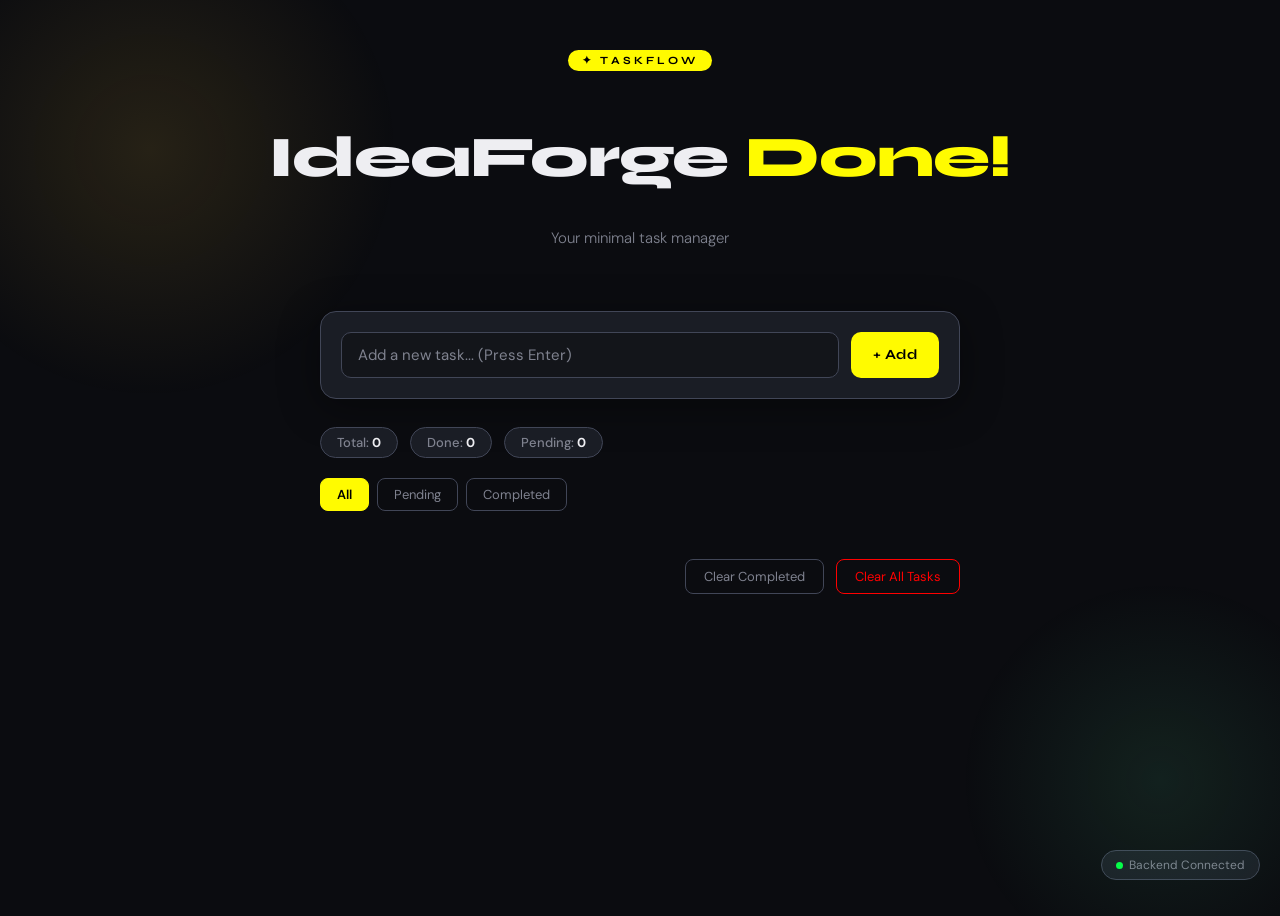
<file: Frontend/index.html>
<!DOCTYPE html>
<html lang="en">

<head>
    <meta charset="UTF-8" />
    <meta name="viewport" content="width=device-width, initial-scale=1.0" />
    <title>TaskFlow — IdeaForge</title>
    <link
        href="https://fonts.googleapis.com/css2?family=Syne:wght@400;600;700;800&family=DM+Sans:wght@300;400;500&display=swap"
        rel="stylesheet" />
    <link rel="stylesheet" href="style.css" />
    <link rel="icon" href="task-flow.png" />
</head>

<body>

    <header>
        <div class="logo-badge">✦ TaskFlow</div>
        <h1>IdeaForge <span>Done!</span></h1>
        <p class="subtitle">Your minimal task manager</p>
    </header>

    <div class="container">

        <!-- Input Card -->
        <div class="input-card">
            <input type="text" id="task-input" placeholder="Add a new task... (Press Enter)" maxlength="200" />
            <button class="add-btn" onclick="addTask()">+ Add</button>
        </div>

        <!-- Stats -->
        <div class="stats">
            <div class="stat-pill">Total: <span id="count-total">0</span></div>
            <div class="stat-pill">Done: <span id="count-done">0</span></div>
            <div class="stat-pill">Pending: <span id="count-pending">0</span></div>
        </div>

        <!-- Filters -->
        <div class="filters">
            <button class="filter-btn active" onclick="setFilter('all', this)">All</button>
            <button class="filter-btn" onclick="setFilter('pending', this)">Pending</button>
            <button class="filter-btn" onclick="setFilter('done', this)">Completed</button>
        </div>

        <!-- Task List -->
        <div id="task-list"></div>

        <!-- Empty State -->
        <div class="empty" id="empty-state">
            <div class="empty-icon">📋</div>
            <h3>No tasks here!</h3>
            <p>Add your first task above to get started.</p>
        </div>

        <!-- Bottom Bar -->
        <div class="bottom-bar">
            <button class="clear-btn" onclick="clearCompleted()">Clear Completed</button>
            <button class="clear-btn clear-all-btn" onclick="clearAllTasks()">Clear All Tasks</button>
        </div>

    </div>

    <!-- API Status Badge -->
    <div class="api-status">
        <div class="api-dot" id="api-dot"></div>
        <span id="api-label">Backend Connected</span>
    </div>

    <!-- Toast Notification -->
    <div class="toast" id="toast"></div>

    <script src="app.js"></script>
</body>

</html>
</file>
<file: Frontend/style.css>
/* ─── RESET & ROOT ─────────────────────────────────────────────── */
*,
*::before,
*::after {
    box-sizing: border-box;
    margin: 1;
    padding: 0;
}

:root {
    --bg: #0b0c10;
    --surface: #13151a;
    --card: #1a1d25;
    --border: #414657;
    --accent: #fffb00;
    --accent2: #ff0000;
    --accent3: #00ff44;
    --text: #eeeef2;
    --muted: #7f828f;
    --radius: 16px;
}

/* ─── BODY ──────────────────────────────────────────────────────── */
body {
    background: var(--bg);
    color: var(--text);
    font-family: 'DM Sans', sans-serif;
    min-height: 100vh;
    display: flex;
    flex-direction: column;
    align-items: center;
    padding: 40px 20px 80px;
    position: relative;
    overflow-x: hidden;
}

/* Background glow blobs */
body::before {
    content: '';
    position: fixed;
    top: -100px;
    left: -100px;
    width: 500px;
    height: 500px;
    background: radial-gradient(circle, rgba(240, 192, 64, 0.12) 0%, transparent 70%);
    pointer-events: none;
    animation: blobMove 8s ease-in-out infinite alternate;
}

body::after {
    content: '';
    position: fixed;
    bottom: -80px;
    right: -80px;
    width: 400px;
    height: 400px;
    background: radial-gradient(circle, rgba(90, 224, 160, 0.10) 0%, transparent 70%);
    pointer-events: none;
    animation: blobMove2 10s ease-in-out infinite alternate;
}

@keyframes blobMove {
    from {
        transform: translate(0, 0);
    }

    to {
        transform: translate(40px, 30px);
    }
}

@keyframes blobMove2 {
    from {
        transform: translate(0, 0);
    }

    to {
        transform: translate(-30px, -20px);
    }
}

/* ─── HEADER ────────────────────────────────────────────────────── */
header {
    text-align: center;
    margin-bottom: 48px;
    animation: fadeDown 0.7s ease both;
}

@keyframes fadeDown {
    from {
        opacity: 0;
        transform: translateY(-20px);
    }

    to {
        opacity: 1;
        transform: translateY(0);
    }
}

.logo-badge {
    display: inline-block;
    background: var(--accent);
    color: #000;
    font-family: 'Syne', sans-serif;
    font-size: 11px;
    font-weight: 700;
    letter-spacing: 3px;
    text-transform: uppercase;
    padding: 4px 14px;
    border-radius: 100px;
    margin-bottom: 16px;
}

h1 {
    font-family: 'Syne', sans-serif;
    font-size: clamp(2.4rem, 5vw, 3.6rem);
    font-weight: 800;
    line-height: 1.1;
    letter-spacing: -1px;
}

h1 span {
    color: var(--accent);
}

.subtitle {
    color: var(--muted);
    font-size: 15px;
    margin-top: 10px;
    font-weight: 300;
}

/* ─── MAIN CONTAINER ────────────────────────────────────────────── */
.container {
    width: 100%;
    max-width: 640px;
    animation: fadeUp 0.7s 0.2s ease both;
}

@keyframes fadeUp {
    from {
        opacity: 0;
        transform: translateY(20px);
    }

    to {
        opacity: 1;
        transform: translateY(0);
    }
}

/* ─── INPUT CARD ────────────────────────────────────────────────── */
.input-card {
    background: var(--card);
    border: 1px solid var(--border);
    border-radius: var(--radius);
    padding: 20px;
    display: flex;
    gap: 12px;
    margin-bottom: 28px;
    box-shadow: 0 8px 40px rgba(0, 0, 0, 0.4);
}

.input-card input {
    flex: 1;
    background: var(--surface);
    border: 1px solid var(--border);
    border-radius: 10px;
    padding: 12px 16px;
    color: var(--text);
    font-family: 'DM Sans', sans-serif;
    font-size: 15px;
    outline: none;
    transition: border-color 0.2s, box-shadow 0.2s;
}

.input-card input::placeholder {
    color: var(--muted);
}

.input-card input:focus {
    border-color: var(--accent);
    box-shadow: 0 0 0 3px rgba(240, 192, 64, 0.12);
}

.add-btn {
    background: var(--accent);
    color: #000;
    border: none;
    border-radius: 10px;
    padding: 12px 22px;
    font-family: 'Syne', sans-serif;
    font-size: 14px;
    font-weight: 700;
    cursor: pointer;
    letter-spacing: 0.5px;
    transition: transform 0.15s, box-shadow 0.15s;
    white-space: nowrap;
}

.add-btn:hover {
    transform: translateY(-2px);
    box-shadow: 0 6px 20px rgba(240, 192, 64, 0.4);
}

.add-btn:active {
    transform: scale(0.97);
}

/* ─── STATS ─────────────────────────────────────────────────────── */
.stats {
    display: flex;
    gap: 12px;
    margin-bottom: 20px;
    flex-wrap: wrap;
}

.stat-pill {
    background: var(--card);
    border: 1px solid var(--border);
    border-radius: 100px;
    padding: 6px 16px;
    font-size: 13px;
    color: var(--muted);
    font-weight: 500;
}

.stat-pill span {
    color: var(--text);
    font-weight: 700;
}

/* ─── FILTER TABS ───────────────────────────────────────────────── */
.filters {
    display: flex;
    gap: 8px;
    margin-bottom: 20px;
}

.filter-btn {
    background: transparent;
    border: 1px solid var(--border);
    border-radius: 8px;
    padding: 7px 16px;
    color: var(--muted);
    font-family: 'DM Sans', sans-serif;
    font-size: 13px;
    cursor: pointer;
    transition: all 0.2s;
}

.filter-btn.active,
.filter-btn:hover {
    background: var(--accent);
    border-color: var(--accent);
    color: #000;
    font-weight: 600;
}

/* ─── TASK LIST ─────────────────────────────────────────────────── */
#task-list {
    display: flex;
    flex-direction: column;
    gap: 10px;
}

.task-item {
    background: var(--card);
    border: 1px solid var(--border);
    border-radius: var(--radius);
    padding: 16px 20px;
    display: flex;
    align-items: center;
    gap: 14px;
    transition: border-color 0.2s, transform 0.2s, box-shadow 0.2s;
    animation: slideIn 0.3s ease both;
    position: relative;
    overflow: hidden;
}

@keyframes slideIn {
    from {
        opacity: 0;
        transform: translateX(-16px);
    }

    to {
        opacity: 1;
        transform: translateX(0);
    }
}

/* Left color bar on hover */
.task-item::before {
    content: '';
    position: absolute;
    left: 0;
    top: 0;
    bottom: 0;
    width: 3px;
    background: var(--accent);
    border-radius: 4px 0 0 4px;
    opacity: 0;
    transition: opacity 0.2s;
}

.task-item:hover {
    border-color: rgba(240, 192, 64, 0.35);
    transform: translateX(2px);
    box-shadow: 0 4px 20px rgba(0, 0, 0, 0.3);
}

.task-item:hover::before {
    opacity: 1;
}

/* Completed state */
.task-item.done {
    opacity: 0.55;
}

.task-item.done::before {
    background: var(--accent3);
    opacity: 1;
}

/* ─── CUSTOM CHECKBOX ───────────────────────────────────────────── */
.custom-check {
    width: 22px;
    height: 22px;
    border-radius: 50%;
    border: 2px solid var(--border);
    cursor: pointer;
    display: flex;
    align-items: center;
    justify-content: center;
    flex-shrink: 0;
    transition: background 0.2s, border-color 0.2s;
}

.custom-check:hover {
    border-color: var(--accent3);
}

.task-item.done .custom-check {
    background: var(--accent3);
    border-color: var(--accent3);
}

.custom-check svg {
    display: none;
}

.task-item.done .custom-check svg {
    display: block;
}

/* ─── TASK TEXT ─────────────────────────────────────────────────── */
.task-text {
    flex: 1;
    font-size: 15px;
    font-weight: 400;
    line-height: 1.4;
    word-break: break-word;
}

.task-item.done .task-text {
    text-decoration: line-through;
    color: var(--muted);
}

/* ─── TASK DATE ─────────────────────────────────────────────────── */
.task-date {
    font-size: 11px;
    color: var(--muted);
    white-space: nowrap;
}

/* ─── DELETE BUTTON ─────────────────────────────────────────────── */
.delete-btn {
    background: transparent;
    border: 1px solid transparent;
    border-radius: 8px;
    width: 32px;
    height: 32px;
    color: var(--muted);
    cursor: pointer;
    display: flex;
    align-items: center;
    justify-content: center;
    font-size: 16px;
    transition: all 0.2s;
    flex-shrink: 0;
}

.delete-btn:hover {
    background: rgba(224, 90, 90, 0.15);
    border-color: rgba(224, 90, 90, 0.4);
    color: var(--accent2);
}

/* ─── EMPTY STATE ───────────────────────────────────────────────── */
.empty {
    text-align: center;
    padding: 60px 20px;
    color: var(--muted);
    display: none;
}

.empty.visible {
    display: block;
}

.empty-icon {
    font-size: 48px;
    margin-bottom: 16px;
}

.empty h3 {
    font-family: 'Syne', sans-serif;
    font-size: 18px;
    color: var(--text);
    margin-bottom: 8px;
}

.empty p {
    font-size: 14px;
}

/* ─── BOTTOM BAR ────────────────────────────────────────────────── */
.bottom-bar {
    margin-top: 28px;
    display: flex;
    justify-content: flex-end;
    gap: 12px;
}

.clear-btn {
    background: transparent;
    border: 1px solid var(--border);
    border-radius: 8px;
    padding: 8px 18px;
    color: var(--muted);
    font-family: 'DM Sans', sans-serif;
    font-size: 13px;
    cursor: pointer;
    transition: all 0.2s;
}

.clear-btn:hover {
    border-color: var(--accent2);
    color: var(--accent2);
    background: rgba(224, 90, 90, 0.08);
}

.clear-all-btn {
    border-color: var(--accent2);
    color: var(--accent2);
}

.clear-all-btn:hover {
    background: rgba(255, 0, 0, 0.15);
    box-shadow: 0 0 12px rgb(82, 81, 81);
}

/* ─── API STATUS ────────────────────────────────────────────────── */
.api-status {
    position: fixed;
    bottom: 20px;
    right: 20px;
    background: var(--card);
    border: 1px solid var(--border);
    border-radius: 100px;
    padding: 6px 14px;
    font-size: 12px;
    color: var(--muted);
    display: flex;
    align-items: center;
    gap: 6px;
}

.api-dot {
    width: 7px;
    height: 7px;
    border-radius: 50%;
    background: var(--accent3);
    animation: pulse 2s infinite;
}

.api-dot.offline {
    background: var(--accent2);
    animation: none;
}

@keyframes pulse {

    0%,
    100% {
        opacity: 1;
    }

    50% {
        opacity: 0.4;
    }
}

/* ─── TOAST ─────────────────────────────────────────────────────── */
.toast {
    position: fixed;
    bottom: 60px;
    left: 50%;
    transform: translateX(-50%) translateY(20px);
    background: var(--accent);
    color: #000;
    font-family: 'Syne', sans-serif;
    font-size: 13px;
    font-weight: 700;
    padding: 10px 22px;
    border-radius: 100px;
    opacity: 0;
    pointer-events: none;
    transition: opacity 0.3s, transform 0.3s;
}

.toast.show {
    opacity: 1;
    transform: translateX(-50%) translateY(0);
}

/* ─── SCROLLBAR ─────────────────────────────────────────────────── */
::-webkit-scrollbar {
    width: 6px;
}

::-webkit-scrollbar-track {
    background: var(--bg);
}

::-webkit-scrollbar-thumb {
    background: var(--border);
    border-radius: 3px;
}
</file>
